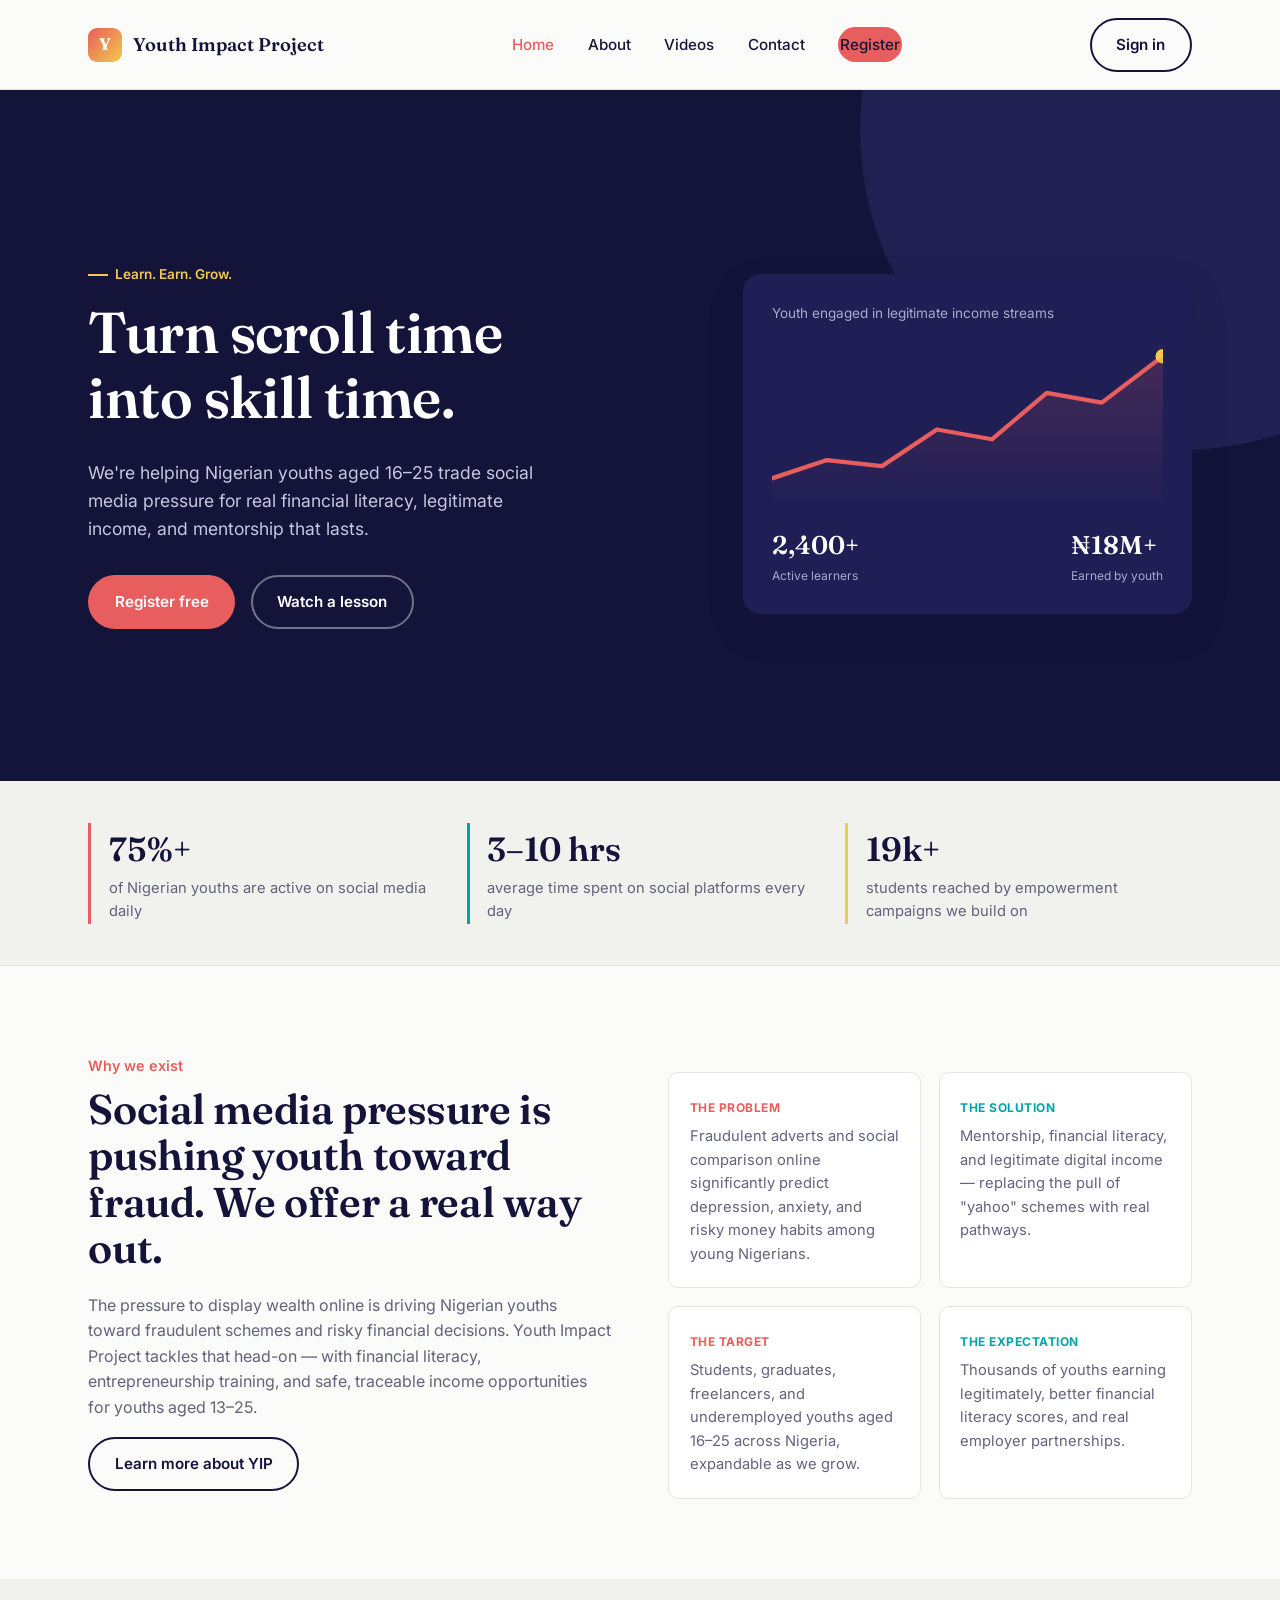
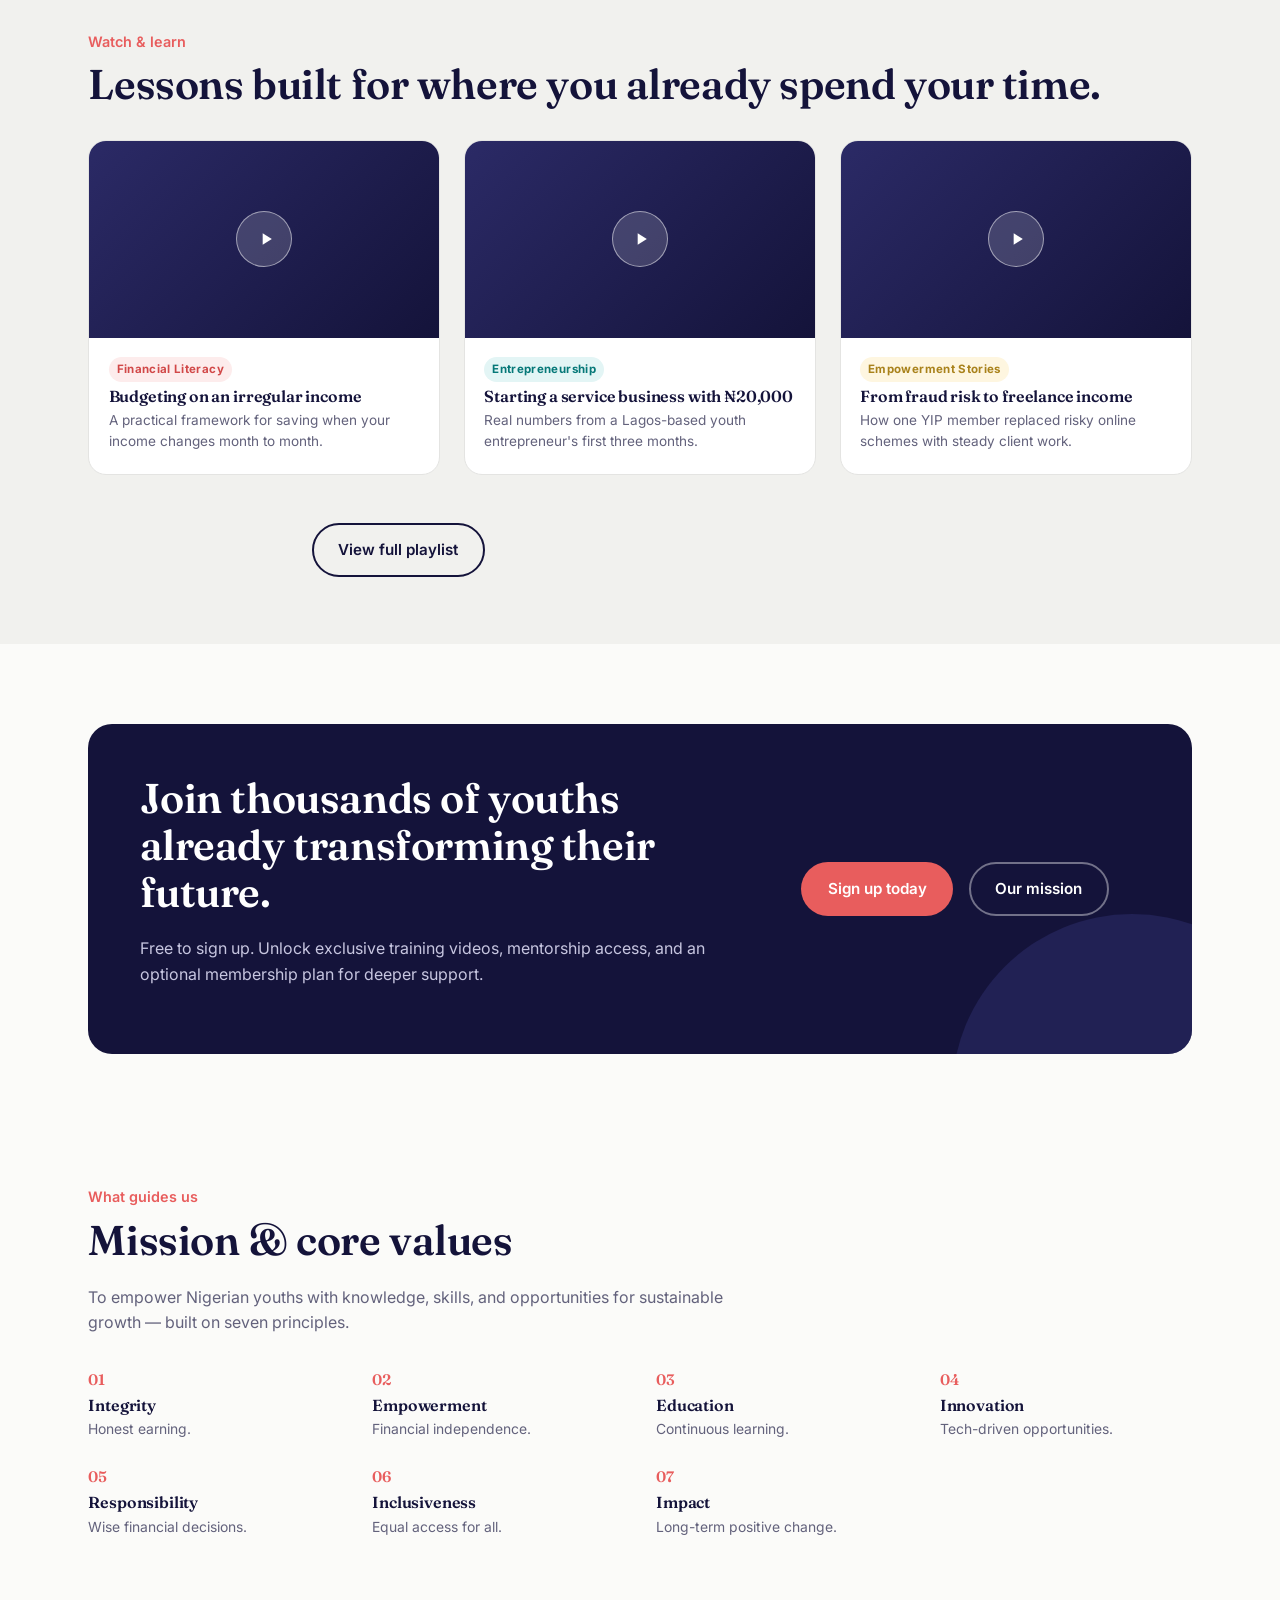
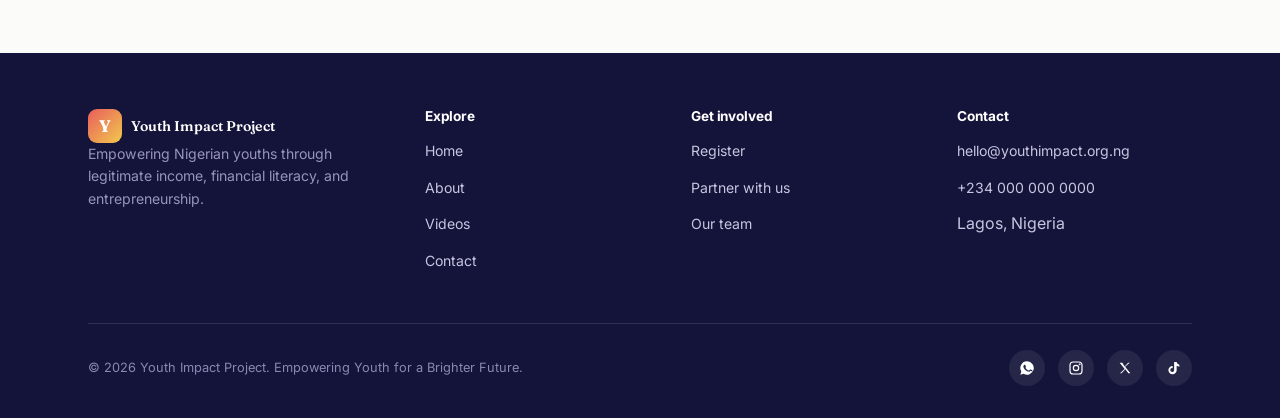
<file: index.html>
<!DOCTYPE html>
<html lang="en">
<head>
<meta charset="UTF-8">
<meta name="viewport" content="width=device-width, initial-scale=1.0">
<title>Youth Impact Project — Learn, Earn, Grow</title>
<meta name="description" content="Youth Impact Project empowers Nigerian youths aged 16–25 with legitimate income opportunities, financial literacy, and entrepreneurship training.">
<link rel="stylesheet" href="styles/style.css">
</head>
<body>

<header class="site-header">
  <nav class="nav">
    <a href="index.html" class="brand">
      <span class="brand-mark">Y</span> Youth Impact Project
    </a>
    <ul class="nav-links">
      <li><a href="index.html" class="active">Home</a></li>
      <li><a href="asset/about.html">About</a></li>
      <li><a href="asset/videos.html">Videos</a></li>
      <li><a href="asset/contact.html">Contact</a></li>
      <li><a href="asset/register.html" class="btn btn-coral">Register</a></li>
    </ul>
    <div class="nav-cta">
      <a href="asset/register.html" class="btn btn-outline-dark">Sign in</a>
      <button class="nav-toggle" aria-label="Toggle menu" aria-expanded="false"><span></span></button>
    </div>
  </nav>
</header>

<!-- HERO -->
<section class="hero">
  <div class="hero-inner">
    <div>
      <span class="eyebrow">Learn. Earn. Grow.</span>
      <h1>Turn scroll time into skill time.</h1>
      <p class="lede">We're helping Nigerian youths aged 16–25 trade social media pressure for real financial literacy, legitimate income, and mentorship that lasts.</p>
      <div class="hero-actions">
        <a href="asset/register.html" class="btn btn-coral">Register free</a>
        <a href="asset/videos.html" class="btn btn-outline-light">Watch a lesson</a>
      </div>
    </div>

    <div class="trend-card">
      <div class="trend-label">Youth engaged in legitimate income streams</div>
      <svg viewBox="0 0 320 130" fill="none" xmlns="http://www.w3.org/2000/svg">
        <polyline points="0,110 45,95 90,100 135,70 180,78 225,40 270,48 320,10"
          stroke="#E85D5D" stroke-width="3.5" stroke-linecap="round" stroke-linejoin="round"/>
        <circle cx="320" cy="10" r="6" fill="#F2C94C"/>
        <polyline points="0,110 45,95 90,100 135,70 180,78 225,40 270,48 320,10 320,130 0,130"
          fill="url(#g1)" opacity="0.18" stroke="none"/>
        <defs>
          <linearGradient id="g1" x1="0" y1="0" x2="0" y2="1">
            <stop offset="0%" stop-color="#E85D5D"/>
            <stop offset="100%" stop-color="#E85D5D" stop-opacity="0"/>
          </linearGradient>
        </defs>
      </svg>
      <div class="trend-stats">
        <div><div class="num">2,400+</div><div class="lbl">Active learners</div></div>
        <div><div class="num">₦18M+</div><div class="lbl">Earned by youth</div></div>
      </div>
    </div>
  </div>
</section>

<!-- STAT STRIP -->
<div class="stat-strip">
  <div class="container">
    <div class="stat">
      <div class="num" data-count-to="75" data-suffix="%+">0%</div>
      <div class="lbl">of Nigerian youths are active on social media daily</div>
    </div>
    <div class="stat">
      <div class="num">3–10 hrs</div>
      <div class="lbl">average time spent on social platforms every day</div>
    </div>
    <div class="stat">
      <div class="num" data-count-to="19" data-suffix="k+">0</div>
      <div class="lbl">students reached by empowerment campaigns we build on</div>
    </div>
  </div>
</div>

<!-- ABOUT PREVIEW -->
<section>
  <div class="container two-col">
    <div>
      <span class="kicker">Why we exist</span>
      <h2>Social media pressure is pushing youth toward fraud. We offer a real way out.</h2>
      <p>The pressure to display wealth online is driving Nigerian youths toward fraudulent schemes and risky financial decisions. Youth Impact Project tackles that head-on — with financial literacy, entrepreneurship training, and safe, traceable income opportunities for youths aged 13–25.</p>
      <a href="asset/about.html" class="btn btn-outline-dark">Learn more about YIP</a>
    </div>
    <div class="ps-grid">
      <div class="ps-card problem">
        <span class="tag">THE PROBLEM</span>
        <p>Fraudulent adverts and social comparison online significantly predict depression, anxiety, and risky money habits among young Nigerians.</p>
      </div>
      <div class="ps-card solution">
        <span class="tag">THE SOLUTION</span>
        <p>Mentorship, financial literacy, and legitimate digital income — replacing the pull of "yahoo" schemes with real pathways.</p>
      </div>
      <div class="ps-card problem">
        <span class="tag">THE TARGET</span>
        <p>Students, graduates, freelancers, and underemployed youths aged 16–25 across Nigeria, expandable as we grow.</p>
      </div>
      <div class="ps-card solution">
        <span class="tag">THE EXPECTATION</span>
        <p>Thousands of youths earning legitimately, better financial literacy scores, and real employer partnerships.</p>
      </div>
    </div>
  </div>
</section>

<!-- VIDEO PREVIEW -->
<section class="section-tight" style="background:var(--paper-dim);">
  <div class="container">
    <span class="kicker">Watch & learn</span>
    <h2>Lessons built for where you already spend your time.</h2>
    <div class="video-grid">
      <div class="video-card">
        <div class="video-thumb">
          <div class="play-btn"><svg viewBox="0 0 24 24" fill="white"><path d="M8 5v14l11-7z"/></svg></div>
        </div>
        <div class="video-meta">
          <span class="video-cat cat-literacy">Financial Literacy</span>
          <h3>Budgeting on an irregular income</h3>
          <p>A practical framework for saving when your income changes month to month.</p>
        </div>
      </div>
      <div class="video-card">
        <div class="video-thumb">
          <div class="play-btn"><svg viewBox="0 0 24 24" fill="white"><path d="M8 5v14l11-7z"/></svg></div>
        </div>
        <div class="video-meta">
          <span class="video-cat cat-entrepreneurship">Entrepreneurship</span>
          <h3>Starting a service business with ₦20,000</h3>
          <p>Real numbers from a Lagos-based youth entrepreneur's first three months.</p>
        </div>
      </div>
      <div class="video-card">
        <div class="video-thumb">
          <div class="play-btn"><svg viewBox="0 0 24 24" fill="white"><path d="M8 5v14l11-7z"/></svg></div>
        </div>
        <div class="video-meta">
          <span class="video-cat cat-empowerment">Empowerment Stories</span>
          <h3>From fraud risk to freelance income</h3>
          <p>How one YIP member replaced risky online schemes with steady client work.</p>
        </div>
      </div>
    </div>
    <p class="text-center mt-lg"><a href="asset/videos.html" class="btn btn-outline-dark">View full playlist</a></p>
  </div>
</section>

<!-- REGISTRATION CTA -->
<section>
  <div class="container">
    <div class="cta-banner">
      <div>
        <h2>Join thousands of youths already transforming their future.</h2>
        <p>Free to sign up. Unlock exclusive training videos, mentorship access, and an optional membership plan for deeper support.</p>
      </div>
      <div class="actions">
        <a href="asset/register.html" class="btn btn-coral">Sign up today</a>
        <a href="asset/about.html" class="btn btn-outline-light">Our mission</a>
      </div>
    </div>
  </div>
</section>

<!-- MISSION & VALUES -->
<section class="section-tight">
  <div class="container">
    <span class="kicker">What guides us</span>
    <h2>Mission & core values</h2>
    <p class="narrow">To empower Nigerian youths with knowledge, skills, and opportunities for sustainable growth — built on seven principles.</p>
    <div class="values-row">
      <div class="value-item"><span class="num">01</span><h3>Integrity</h3><p>Honest earning.</p></div>
      <div class="value-item"><span class="num">02</span><h3>Empowerment</h3><p>Financial independence.</p></div>
      <div class="value-item"><span class="num">03</span><h3>Education</h3><p>Continuous learning.</p></div>
      <div class="value-item"><span class="num">04</span><h3>Innovation</h3><p>Tech-driven opportunities.</p></div>
      <div class="value-item"><span class="num">05</span><h3>Responsibility</h3><p>Wise financial decisions.</p></div>
      <div class="value-item"><span class="num">06</span><h3>Inclusiveness</h3><p>Equal access for all.</p></div>
      <div class="value-item"><span class="num">07</span><h3>Impact</h3><p>Long-term positive change.</p></div>
    </div>
  </div>
</section>

<footer class="site-footer">
  <div class="container">
    <div class="footer-grid">
      <div class="footer-brand">
        <a href="index.html" class="brand" style="color:#fff;"><span class="brand-mark">Y</span> Youth Impact Project</a>
        <p>Empowering Nigerian youths through legitimate income, financial literacy, and entrepreneurship.</p>
      </div>
      <div>
        <h4>Explore</h4>
        <ul>
          <li><a href="index.html">Home</a></li>
          <li><a href="asset/about.html">About</a></li>
          <li><a href="asset/videos.html">Videos</a></li>
          <li><a href="asset/contact.html">Contact</a></li>
        </ul>
      </div>
      <div>
        <h4>Get involved</h4>
        <ul>
          <li><a href="asset/register.html">Register</a></li>
          <li><a href="asset/contact.html">Partner with us</a></li>
          <li><a href="asset/about.html#team">Our team</a></li>
        </ul>
      </div>
      <div>
        <h4>Contact</h4>
        <ul>
          <li><a href="mailto:hello@youthimpact.org.ng">hello@youthimpact.org.ng</a></li>
          <li><a href="tel:+2340000000000">+234 000 000 0000</a></li>
          <li>Lagos, Nigeria</li>
        </ul>
      </div>
    </div>
    <div class="footer-bottom">
      <span>&copy; 2026 Youth Impact Project. Empowering Youth for a Brighter Future.</span>
      <div class="social-links">
        <a href="#" aria-label="WhatsApp"><svg viewBox="0 0 24 24" fill="currentColor"><path d="M12 2a10 10 0 00-8.5 15.2L2 22l4.9-1.5A10 10 0 1012 2zm5.4 14.2c-.2.6-1.3 1.2-1.8 1.3-.5.1-1 .1-1.7-.1-.4-.1-.9-.3-1.6-.6-2.7-1.2-4.5-4-4.6-4.2-.1-.2-1.1-1.5-1.1-2.8 0-1.3.7-2 1-2.2.3-.3.6-.3.8-.3h.6c.2 0 .4 0 .6.5.2.6.7 1.9.8 2 .1.2.1.4 0 .6-.1.2-.2.4-.4.6-.2.2-.4.4-.2.8.2.4.9 1.5 2 2.4 1.3 1.2 2.4 1.5 2.8 1.7.4.2.6.1.8-.1.2-.2.9-1 1.1-1.4.2-.4.5-.3.8-.2.3.1 2 .9 2.3 1.1.3.2.5.3.6.4.1.2.1.9-.2 1.5z"/></svg></a>
        <a href="#" aria-label="Instagram"><svg viewBox="0 0 24 24" fill="none" stroke="currentColor" stroke-width="1.8"><rect x="3" y="3" width="18" height="18" rx="5"/><circle cx="12" cy="12" r="4"/><circle cx="17.5" cy="6.5" r="0.5" fill="currentColor"/></svg></a>
        <a href="#" aria-label="X"><svg viewBox="0 0 24 24" fill="currentColor"><path d="M4 4l7.5 9.5L4.5 20h2.2l5.9-6.3L17 20h3l-7.8-9.9L19 4h-2.2l-5.4 5.8L8 4H4z"/></svg></a>
        <a href="#" aria-label="TikTok"><svg viewBox="0 0 24 24" fill="currentColor"><path d="M16 3c.4 2 1.8 3.6 4 4v3c-1.5 0-2.9-.4-4-1.2v6.4A6.2 6.2 0 1110 9v3.2a2.9 2.9 0 102.2 2.8V3H16z"/></svg></a>
      </div>
    </div>
  </div>
</footer>

<script src="scripts/main.js"></script>
</body>
</html>
</file>
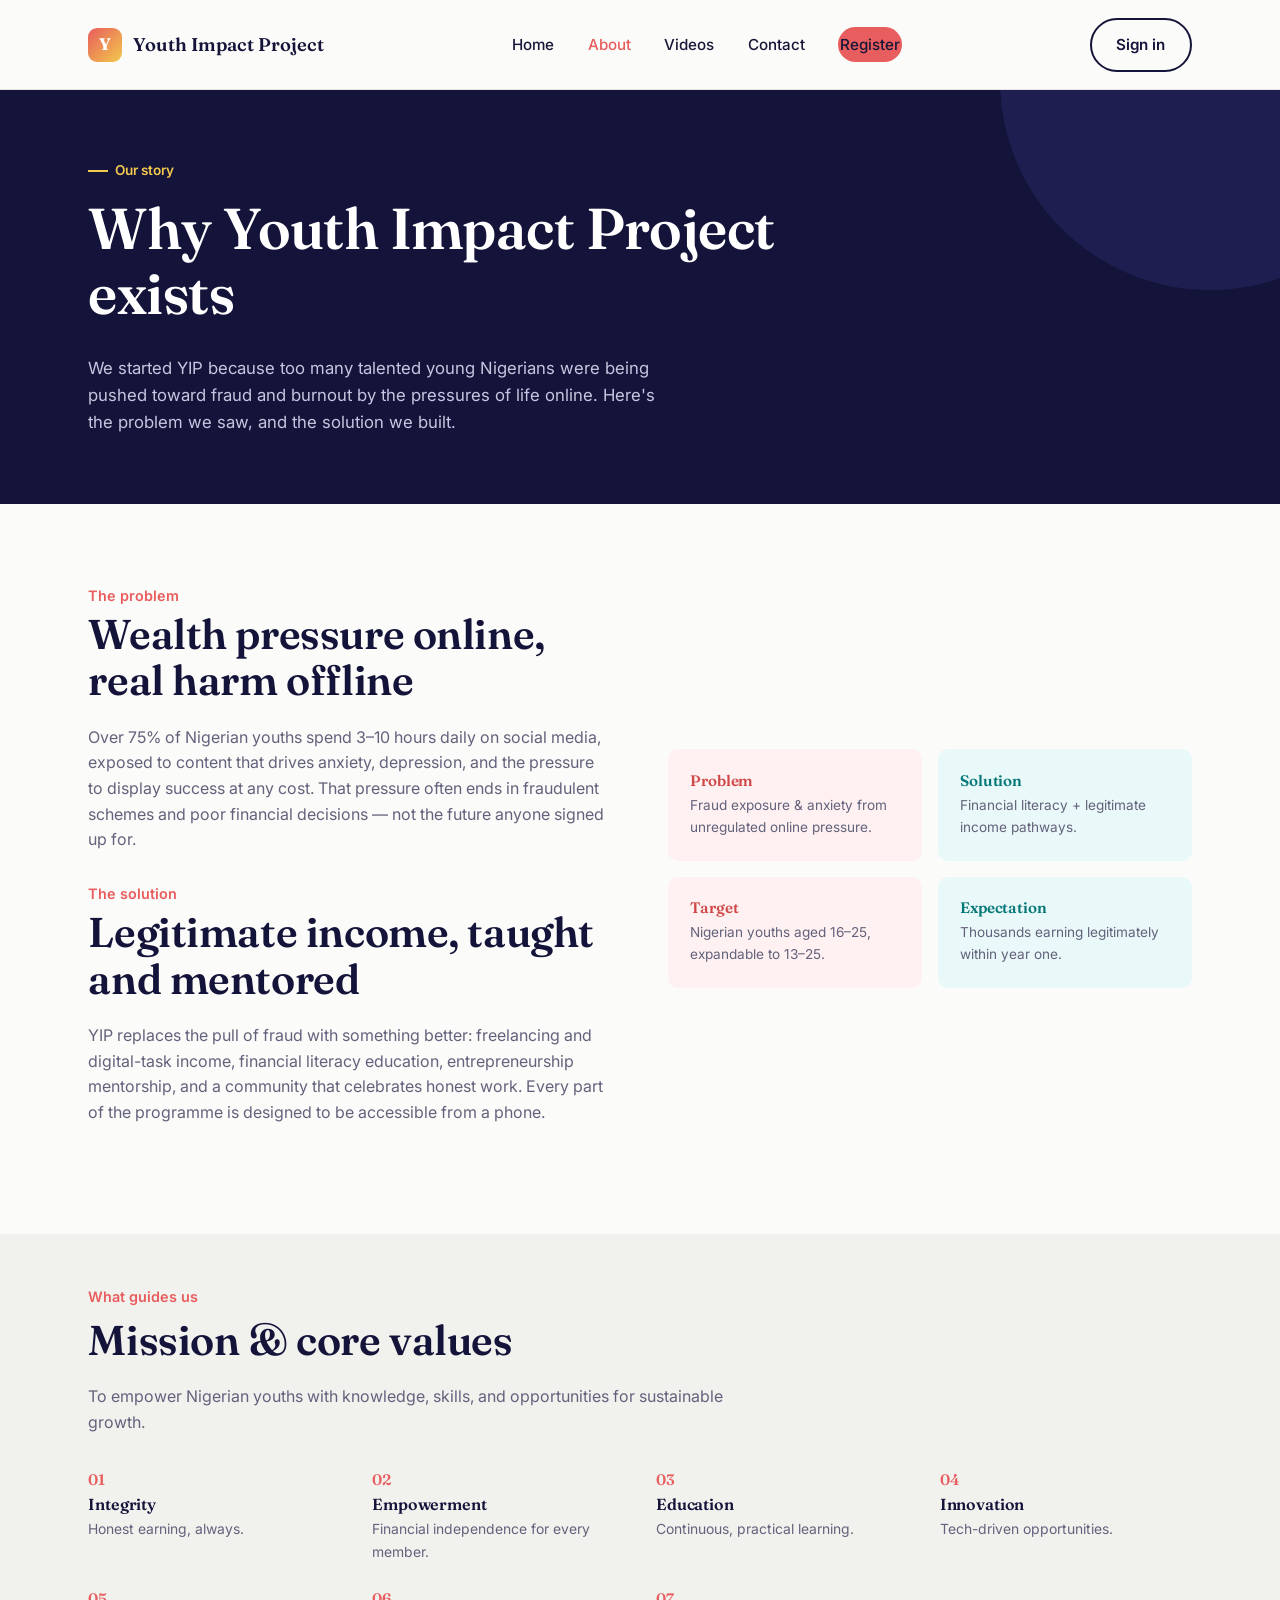
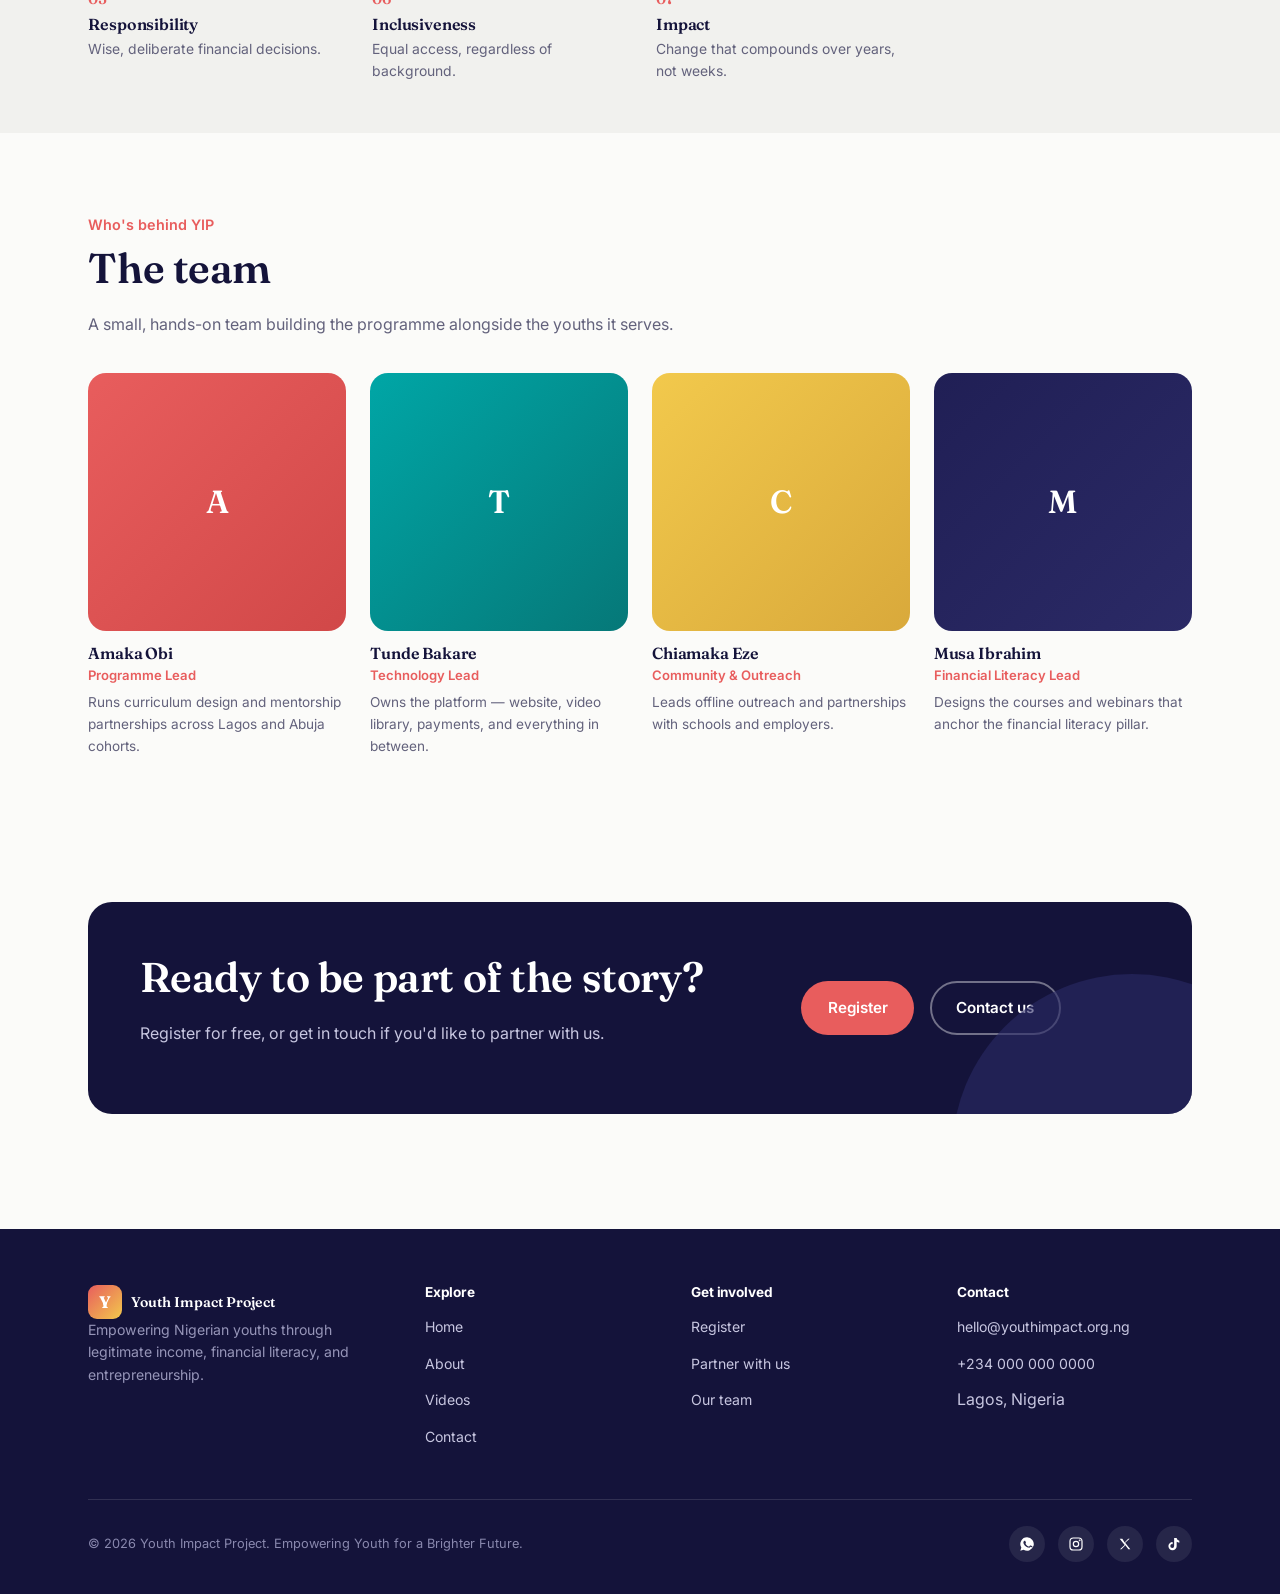
<file: asset/about.html>
<!DOCTYPE html>
<html lang="en">
<head>
<meta charset="UTF-8">
<meta name="viewport" content="width=device-width, initial-scale=1.0">
<title>About — Youth Impact Project</title>
<meta name="description" content="Learn about the Youth Impact Project's mission, story, and the team building financial futures for Nigerian youth.">
<link rel="stylesheet" href="../styles/style.css">
</head>
<body>

<header class="site-header">
  <nav class="nav">
    <a href="../index.html" class="brand"><span class="brand-mark">Y</span> Youth Impact Project</a>
    <ul class="nav-links">
      <li><a href="../index.html">Home</a></li>
      <li><a href="about.html" class="active">About</a></li>
      <li><a href="videos.html">Videos</a></li>
      <li><a href="contact.html">Contact</a></li>
      <li><a href="register.html" class="btn btn-coral">Register</a></li>
    </ul>
    <div class="nav-cta">
      <a href="register.html" class="btn btn-outline-dark">Sign in</a>
      <button class="nav-toggle" aria-label="Toggle menu" aria-expanded="false"><span></span></button>
    </div>
  </nav>
</header>

<section class="page-hero">
  <div class="container">
    <span class="eyebrow">Our story</span>
    <h1>Why Youth Impact Project exists</h1>
    <p>We started YIP because too many talented young Nigerians were being pushed toward fraud and burnout by the pressures of life online. Here's the problem we saw, and the solution we built.</p>
</section>

<section>
  <div class="container two-col">
    <div>
      <div class="story-block">
        <span class="kicker">The problem</span>
        <h2>Wealth pressure online, real harm offline</h2>
        <p>Over 75% of Nigerian youths spend 3–10 hours daily on social media, exposed to content that drives anxiety, depression, and the pressure to display success at any cost. That pressure often ends in fraudulent schemes and poor financial decisions — not the future anyone signed up for.</p>
      </div>
      <div class="story-block">
        <span class="kicker">The solution</span>
        <h2>Legitimate income, taught and mentored</h2>
        <p>YIP replaces the pull of fraud with something better: freelancing and digital-task income, financial literacy education, entrepreneurship mentorship, and a community that celebrates honest work. Every part of the programme is designed to be accessible from a phone.</p>
      </div>
    </div>
    <div class="infographic">
      <div class="info-box problem">
        <h4>Problem</h4>
        <p>Fraud exposure & anxiety from unregulated online pressure.</p>
      </div>
      <div class="info-box solution">
        <h4>Solution</h4>
        <p>Financial literacy + legitimate income pathways.</p>
      </div>
      <div class="info-box problem">
        <h4>Target</h4>
        <p>Nigerian youths aged 16–25, expandable to 13–25.</p>
      </div>
      <div class="info-box solution">
        <h4>Expectation</h4>
        <p>Thousands earning legitimately within year one.</p>
      </div>
    </div>
  </div>
</section>

<section class="section-tight" style="background:var(--paper-dim);">
  <div class="container">
    <span class="kicker">What guides us</span>
    <h2>Mission & core values</h2>
    <p class="narrow">To empower Nigerian youths with knowledge, skills, and opportunities for sustainable growth.</p>
    <div class="values-row">
      <div class="value-item"><span class="num">01</span><h3>Integrity</h3><p>Honest earning, always.</p></div>
      <div class="value-item"><span class="num">02</span><h3>Empowerment</h3><p>Financial independence for every member.</p></div>
      <div class="value-item"><span class="num">03</span><h3>Education</h3><p>Continuous, practical learning.</p></div>
      <div class="value-item"><span class="num">04</span><h3>Innovation</h3><p>Tech-driven opportunities.</p></div>
      <div class="value-item"><span class="num">05</span><h3>Responsibility</h3><p>Wise, deliberate financial decisions.</p></div>
      <div class="value-item"><span class="num">06</span><h3>Inclusiveness</h3><p>Equal access, regardless of background.</p></div>
      <div class="value-item"><span class="num">07</span><h3>Impact</h3><p>Change that compounds over years, not weeks.</p></div>
    </div>
  </div>
</section>

<section id="team">
  <div class="container">
    <span class="kicker">Who's behind YIP</span>
    <h2>The team</h2>
    <p class="narrow">A small, hands-on team building the programme alongside the youths it serves.</p>
    <div class="team-grid">
      <div class="team-card">
        <div class="avatar" style="background:linear-gradient(135deg,#E85D5D,#D14848);">A</div>
        <h3>Amaka Obi</h3>
        <div class="role">Programme Lead</div>
        <p>Runs curriculum design and mentorship partnerships across Lagos and Abuja cohorts.</p>
      </div>
      <div class="team-card">
        <div class="avatar" style="background:linear-gradient(135deg,#00A6A6,#067878);">T</div>
        <h3>Tunde Bakare</h3>
        <div class="role">Technology Lead</div>
        <p>Owns the platform — website, video library, payments, and everything in between.</p>
      </div>
      <div class="team-card">
        <div class="avatar" style="background:linear-gradient(135deg,#F2C94C,#D9A93B);">C</div>
        <h3>Chiamaka Eze</h3>
        <div class="role">Community & Outreach</div>
        <p>Leads offline outreach and partnerships with schools and employers.</p>
      </div>
      <div class="team-card">
        <div class="avatar" style="background:linear-gradient(135deg,#201F55,#2B2A66);">M</div>
        <h3>Musa Ibrahim</h3>
        <div class="role">Financial Literacy Lead</div>
        <p>Designs the courses and webinars that anchor the financial literacy pillar.</p>
      </div>
    </div>
  </div>
</section>

<section class="section-tight">
  <div class="container">
    <div class="cta-banner">
      <div>
        <h2>Ready to be part of the story?</h2>
        <p>Register for free, or get in touch if you'd like to partner with us.</p>
      </div>
      <div class="actions">
        <a href="register.html" class="btn btn-coral">Register</a>
        <a href="contact.html" class="btn btn-outline-light">Contact us</a>
      </div>
    </div>
  </div>
</section>

<footer class="site-footer">
  <div class="container">
    <div class="footer-grid">
      <div class="footer-brand">
        <a href="../index.html" class="brand" style="color:#fff;"><span class="brand-mark">Y</span> Youth Impact Project</a>
        <p>Empowering Nigerian youths through legitimate income, financial literacy, and entrepreneurship.</p>
      </div>
      <div>
        <h4>Explore</h4>
        <ul>
          <li><a href="../index.html">Home</a></li>
          <li><a href="about.html">About</a></li>
          <li><a href="videos.html">Videos</a></li>
          <li><a href="contact.html">Contact</a></li>
        </ul>
      </div>
      <div>
        <h4>Get involved</h4>
        <ul>
          <li><a href="register.html">Register</a></li>
          <li><a href="contact.html">Partner with us</a></li>
          <li><a href="about.html#team">Our team</a></li>
        </ul>
      </div>
      <div>
        <h4>Contact</h4>
        <ul>
          <li><a href="mailto:hello@youthimpact.org.ng">hello@youthimpact.org.ng</a></li>
          <li><a href="tel:+2340000000000">+234 000 000 0000</a></li>
          <li>Lagos, Nigeria</li>
        </ul>
      </div>
    </div>
    <div class="footer-bottom">
      <span>&copy; 2026 Youth Impact Project. Empowering Youth for a Brighter Future.</span>
      <div class="social-links">
        <a href="#" aria-label="WhatsApp"><svg viewBox="0 0 24 24" fill="currentColor"><path d="M12 2a10 10 0 00-8.5 15.2L2 22l4.9-1.5A10 10 0 1012 2zm5.4 14.2c-.2.6-1.3 1.2-1.8 1.3-.5.1-1 .1-1.7-.1-.4-.1-.9-.3-1.6-.6-2.7-1.2-4.5-4-4.6-4.2-.1-.2-1.1-1.5-1.1-2.8 0-1.3.7-2 1-2.2.3-.3.6-.3.8-.3h.6c.2 0 .4 0 .6.5.2.6.7 1.9.8 2 .1.2.1.4 0 .6-.1.2-.2.4-.4.6-.2.2-.4.4-.2.8.2.4.9 1.5 2 2.4 1.3 1.2 2.4 1.5 2.8 1.7.4.2.6.1.8-.1.2-.2.9-1 1.1-1.4.2-.4.5-.3.8-.2.3.1 2 .9 2.3 1.1.3.2.5.3.6.4.1.2.1.9-.2 1.5z"/></svg></a>
        <a href="#" aria-label="Instagram"><svg viewBox="0 0 24 24" fill="none" stroke="currentColor" stroke-width="1.8"><rect x="3" y="3" width="18" height="18" rx="5"/><circle cx="12" cy="12" r="4"/><circle cx="17.5" cy="6.5" r="0.5" fill="currentColor"/></svg></a>
        <a href="#" aria-label="X"><svg viewBox="0 0 24 24" fill="currentColor"><path d="M4 4l7.5 9.5L4.5 20h2.2l5.9-6.3L17 20h3l-7.8-9.9L19 4h-2.2l-5.4 5.8L8 4H4z"/></svg></a>
        <a href="#" aria-label="TikTok"><svg viewBox="0 0 24 24" fill="currentColor"><path d="M16 3c.4 2 1.8 3.6 4 4v3c-1.5 0-2.9-.4-4-1.2v6.4A6.2 6.2 0 1110 9v3.2a2.9 2.9 0 102.2 2.8V3H16z"/></svg></a>
      </div>
    </div>
  </div>
</footer>

<script src="../scripts/main.js"></script>
</body>
</html>
</file>
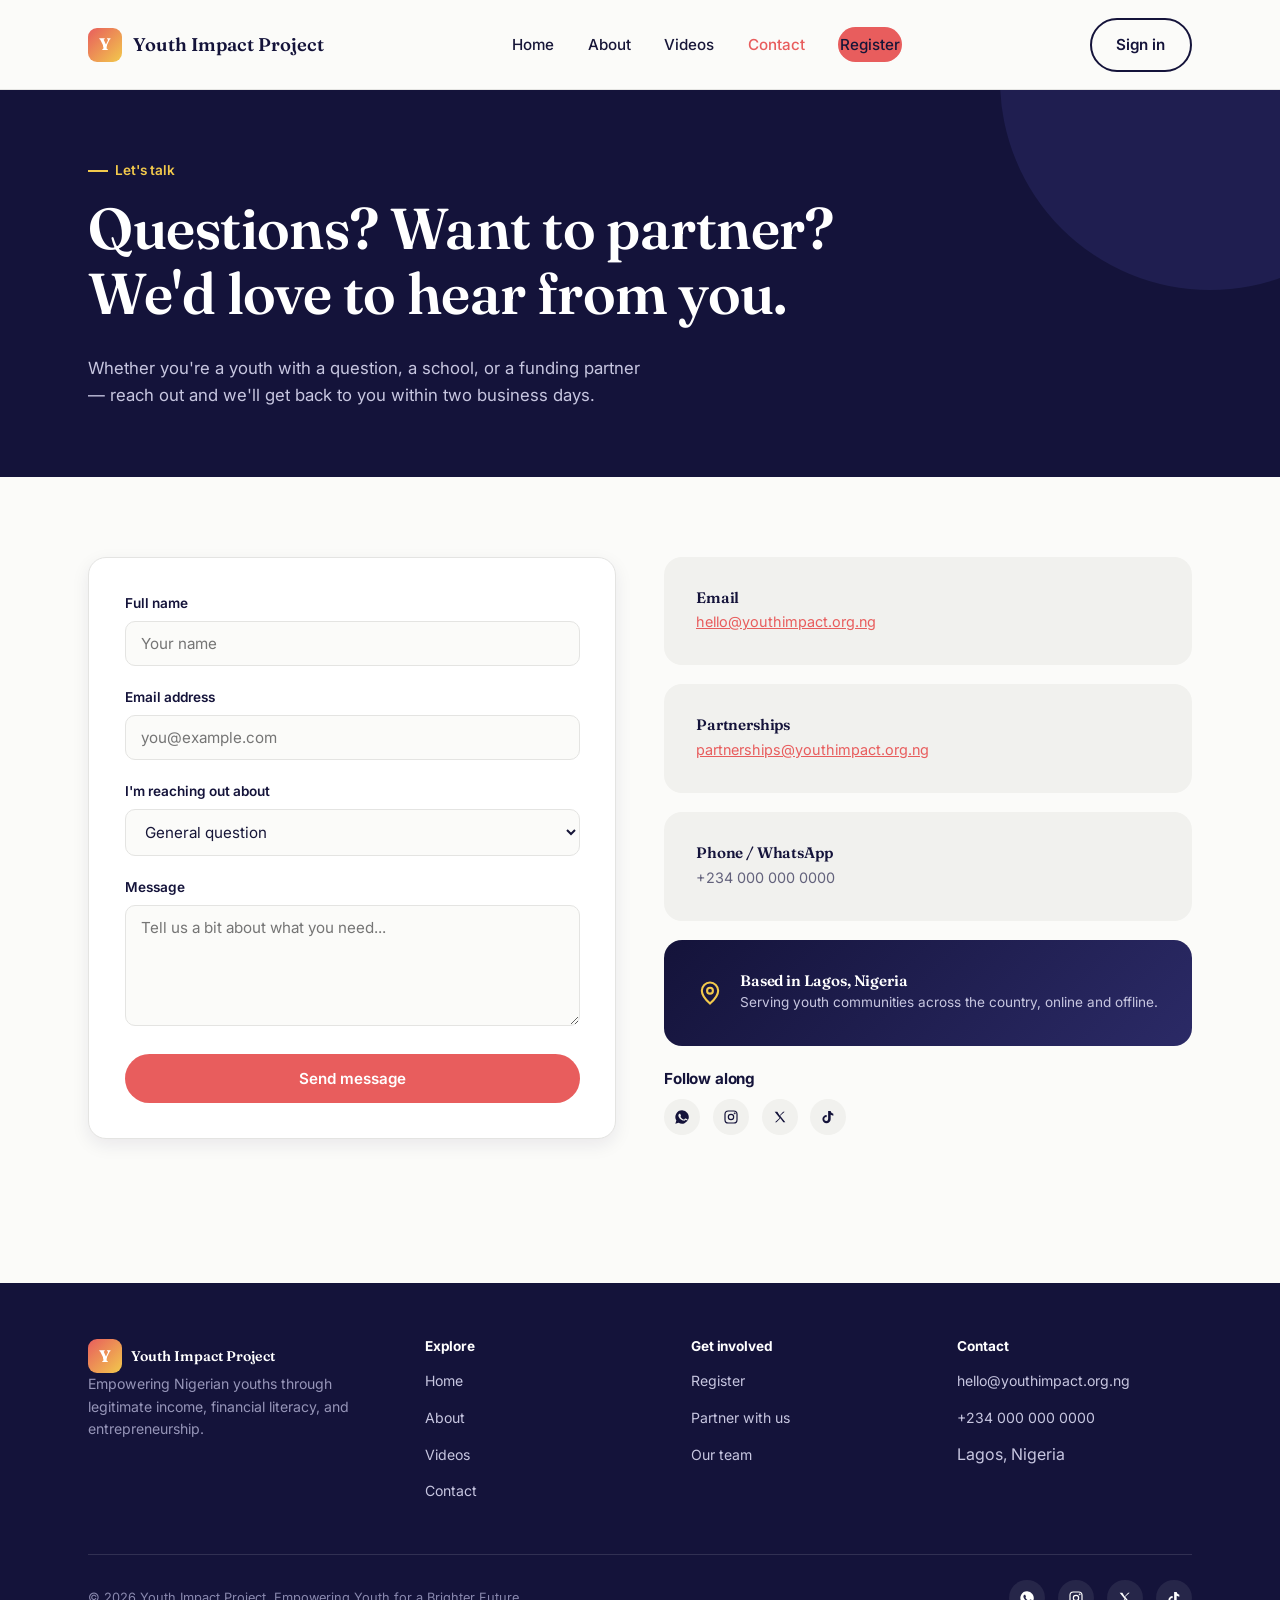
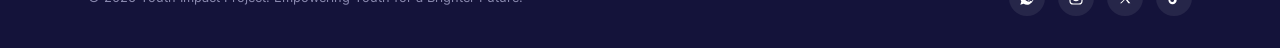
<file: asset/contact.html>
<!DOCTYPE html>
<html lang="en">
<head>
<meta charset="UTF-8">
<meta name="viewport" content="width=device-width, initial-scale=1.0">
<title>Contact — Youth Impact Project</title>
<meta name="description" content="Get in touch with the Youth Impact Project — questions, partnerships, and community.">
<link rel="stylesheet" href="../styles/style.css">
</head>
<body>

<header class="site-header">
  <nav class="nav">
    <a href="../index.html" class="brand"><span class="brand-mark">Y</span> Youth Impact Project</a>
    <ul class="nav-links">
      <li><a href="../index.html">Home</a></li>
      <li><a href="about.html">About</a></li>
      <li><a href="videos.html">Videos</a></li>
      <li><a href="contact.html" class="active">Contact</a></li>
      <li><a href="register.html" class="btn btn-coral">Register</a></li>
    </ul>
    <div class="nav-cta">
      <a href="register.html" class="btn btn-outline-dark">Sign in</a>
      <button class="nav-toggle" aria-label="Toggle menu" aria-expanded="false"><span></span></button>
    </div>
  </nav>
</header>

<section class="page-hero">
  <div class="container">
    <span class="eyebrow">Let's talk</span>
    <h1>Questions? Want to partner? We'd love to hear from you.</h1>
    <p>Whether you're a youth with a question, a school, or a funding partner — reach out and we'll get back to you within two business days.</p>
</section>

<section>
  <div class="container">
    <div class="contact-grid">

      <div>
        <div class="form-card">
          <form data-demo-form>
            <div class="field">
              <label for="cname">Full name</label>
              <input type="text" id="cname" name="cname" placeholder="Your name" required>
            </div>
            <div class="field">
              <label for="cemail">Email address</label>
              <input type="email" id="cemail" name="cemail" placeholder="you@example.com" required>
            </div>
            <div class="field">
              <label for="ctopic">I'm reaching out about</label>
              <select id="ctopic" name="ctopic">
                <option>General question</option>
                <option>Partnership or funding</option>
                <option>Mentorship</option>
                <option>Media / press</option>
                <option>Something else</option>
              </select>
            </div>
            <div class="field">
              <label for="cmessage">Message</label>
              <textarea id="cmessage" name="cmessage" rows="5" placeholder="Tell us a bit about what you need..." required></textarea>
            </div>
            <button type="submit" class="btn btn-coral" style="width:100%; justify-content:center;">Send message</button>
          </form>
          <div class="form-success">
            <div class="icon-circle" style="background:var(--aqua); width:64px; height:64px; margin-bottom:1rem;">
              <svg viewBox="0 0 24 24" fill="none" stroke="white" stroke-width="2.4"><path d="M20 6L9 17l-5-5"/></svg>
            </div>
            <h3>Message sent</h3>
            <p>Thanks for reaching out — this is a demo submission and no message was actually sent yet.</p>
          </div>
        </div>
      </div>

      <div>
        <div class="contact-info-card">
          <h4>Email</h4>
          <p><a href="mailto:hello@youthimpact.org.ng" style="color:var(--coral);">hello@youthimpact.org.ng</a></p>
        </div>
        <div class="contact-info-card">
          <h4>Partnerships</h4>
          <p><a href="mailto:partnerships@youthimpact.org.ng" style="color:var(--coral);">partnerships@youthimpact.org.ng</a></p>
        </div>
        <div class="contact-info-card">
          <h4>Phone / WhatsApp</h4>
          <p>+234 000 000 0000</p>
        </div>

        <div class="location-card">
          <svg viewBox="0 0 24 24" fill="none" stroke="currentColor" stroke-width="1.8"><path d="M12 21s-7-6.2-7-11a7 7 0 0114 0c0 4.8-7 11-7 11z"/><circle cx="12" cy="10" r="2.5"/></svg>
          <div>
            <h4>Based in Lagos, Nigeria</h4>
            <p>Serving youth communities across the country, online and offline.</p>
          </div>
        </div>

        <div style="margin-top:1.5rem;">
          <h4 style="font-family:'Inter',sans-serif; font-weight:700; font-size:0.95rem; color:var(--navy); margin-bottom:0.8em;">Follow along</h4>
          <div class="social-links" style="justify-content:flex-start;">
            <a href="#" aria-label="WhatsApp" style="background:var(--paper-dim);"><svg viewBox="0 0 24 24" fill="#14133A"><path d="M12 2a10 10 0 00-8.5 15.2L2 22l4.9-1.5A10 10 0 1012 2zm5.4 14.2c-.2.6-1.3 1.2-1.8 1.3-.5.1-1 .1-1.7-.1-.4-.1-.9-.3-1.6-.6-2.7-1.2-4.5-4-4.6-4.2-.1-.2-1.1-1.5-1.1-2.8 0-1.3.7-2 1-2.2.3-.3.6-.3.8-.3h.6c.2 0 .4 0 .6.5.2.6.7 1.9.8 2 .1.2.1.4 0 .6-.1.2-.2.4-.4.6-.2.2-.4.4-.2.8.2.4.9 1.5 2 2.4 1.3 1.2 2.4 1.5 2.8 1.7.4.2.6.1.8-.1.2-.2.9-1 1.1-1.4.2-.4.5-.3.8-.2.3.1 2 .9 2.3 1.1.3.2.5.3.6.4.1.2.1.9-.2 1.5z"/></svg></a>
            <a href="#" aria-label="Instagram" style="background:var(--paper-dim);"><svg viewBox="0 0 24 24" fill="none" stroke="#14133A" stroke-width="1.8"><rect x="3" y="3" width="18" height="18" rx="5"/><circle cx="12" cy="12" r="4"/><circle cx="17.5" cy="6.5" r="0.5" fill="#14133A"/></svg></a>
            <a href="#" aria-label="X" style="background:var(--paper-dim);"><svg viewBox="0 0 24 24" fill="#14133A"><path d="M4 4l7.5 9.5L4.5 20h2.2l5.9-6.3L17 20h3l-7.8-9.9L19 4h-2.2l-5.4 5.8L8 4H4z"/></svg></a>
            <a href="#" aria-label="TikTok" style="background:var(--paper-dim);"><svg viewBox="0 0 24 24" fill="#14133A"><path d="M16 3c.4 2 1.8 3.6 4 4v3c-1.5 0-2.9-.4-4-1.2v6.4A6.2 6.2 0 1110 9v3.2a2.9 2.9 0 102.2 2.8V3H16z"/></svg></a>
          </div>
        </div>
      </div>

    </div>
  </div>
</section>

<footer class="site-footer">
  <div class="container">
    <div class="footer-grid">
      <div class="footer-brand">
        <a href="../index.html" class="brand" style="color:#fff;"><span class="brand-mark">Y</span> Youth Impact Project</a>
        <p>Empowering Nigerian youths through legitimate income, financial literacy, and entrepreneurship.</p>
      </div>
      <div>
        <h4>Explore</h4>
        <ul>
          <li><a href="../index.html">Home</a></li>
          <li><a href="about.html">About</a></li>
          <li><a href="videos.html">Videos</a></li>
          <li><a href="contact.html">Contact</a></li>
        </ul>
      </div>
      <div>
        <h4>Get involved</h4>
        <ul>
          <li><a href="register.html">Register</a></li>
          <li><a href="contact.html">Partner with us</a></li>
          <li><a href="about.html#team">Our team</a></li>
        </ul>
      </div>
      <div>
        <h4>Contact</h4>
        <ul>
          <li><a href="mailto:hello@youthimpact.org.ng">hello@youthimpact.org.ng</a></li>
          <li><a href="tel:+2340000000000">+234 000 000 0000</a></li>
          <li>Lagos, Nigeria</li>
        </ul>
      </div>
    </div>
    <div class="footer-bottom">
      <span>&copy; 2026 Youth Impact Project. Empowering Youth for a Brighter Future.</span>
      <div class="social-links">
        <a href="#" aria-label="WhatsApp"><svg viewBox="0 0 24 24" fill="currentColor"><path d="M12 2a10 10 0 00-8.5 15.2L2 22l4.9-1.5A10 10 0 1012 2zm5.4 14.2c-.2.6-1.3 1.2-1.8 1.3-.5.1-1 .1-1.7-.1-.4-.1-.9-.3-1.6-.6-2.7-1.2-4.5-4-4.6-4.2-.1-.2-1.1-1.5-1.1-2.8 0-1.3.7-2 1-2.2.3-.3.6-.3.8-.3h.6c.2 0 .4 0 .6.5.2.6.7 1.9.8 2 .1.2.1.4 0 .6-.1.2-.2.4-.4.6-.2.2-.4.4-.2.8.2.4.9 1.5 2 2.4 1.3 1.2 2.4 1.5 2.8 1.7.4.2.6.1.8-.1.2-.2.9-1 1.1-1.4.2-.4.5-.3.8-.2.3.1 2 .9 2.3 1.1.3.2.5.3.6.4.1.2.1.9-.2 1.5z"/></svg></a>
        <a href="#" aria-label="Instagram"><svg viewBox="0 0 24 24" fill="none" stroke="currentColor" stroke-width="1.8"><rect x="3" y="3" width="18" height="18" rx="5"/><circle cx="12" cy="12" r="4"/><circle cx="17.5" cy="6.5" r="0.5" fill="currentColor"/></svg></a>
        <a href="#" aria-label="X"><svg viewBox="0 0 24 24" fill="currentColor"><path d="M4 4l7.5 9.5L4.5 20h2.2l5.9-6.3L17 20h3l-7.8-9.9L19 4h-2.2l-5.4 5.8L8 4H4z"/></svg></a>
        <a href="#" aria-label="TikTok"><svg viewBox="0 0 24 24" fill="currentColor"><path d="M16 3c.4 2 1.8 3.6 4 4v3c-1.5 0-2.9-.4-4-1.2v6.4A6.2 6.2 0 1110 9v3.2a2.9 2.9 0 102.2 2.8V3H16z"/></svg></a>
      </div>
    </div>
  </div>
</footer>

<script src="../scripts/main.js"></script>
</body>
</html>
</file>
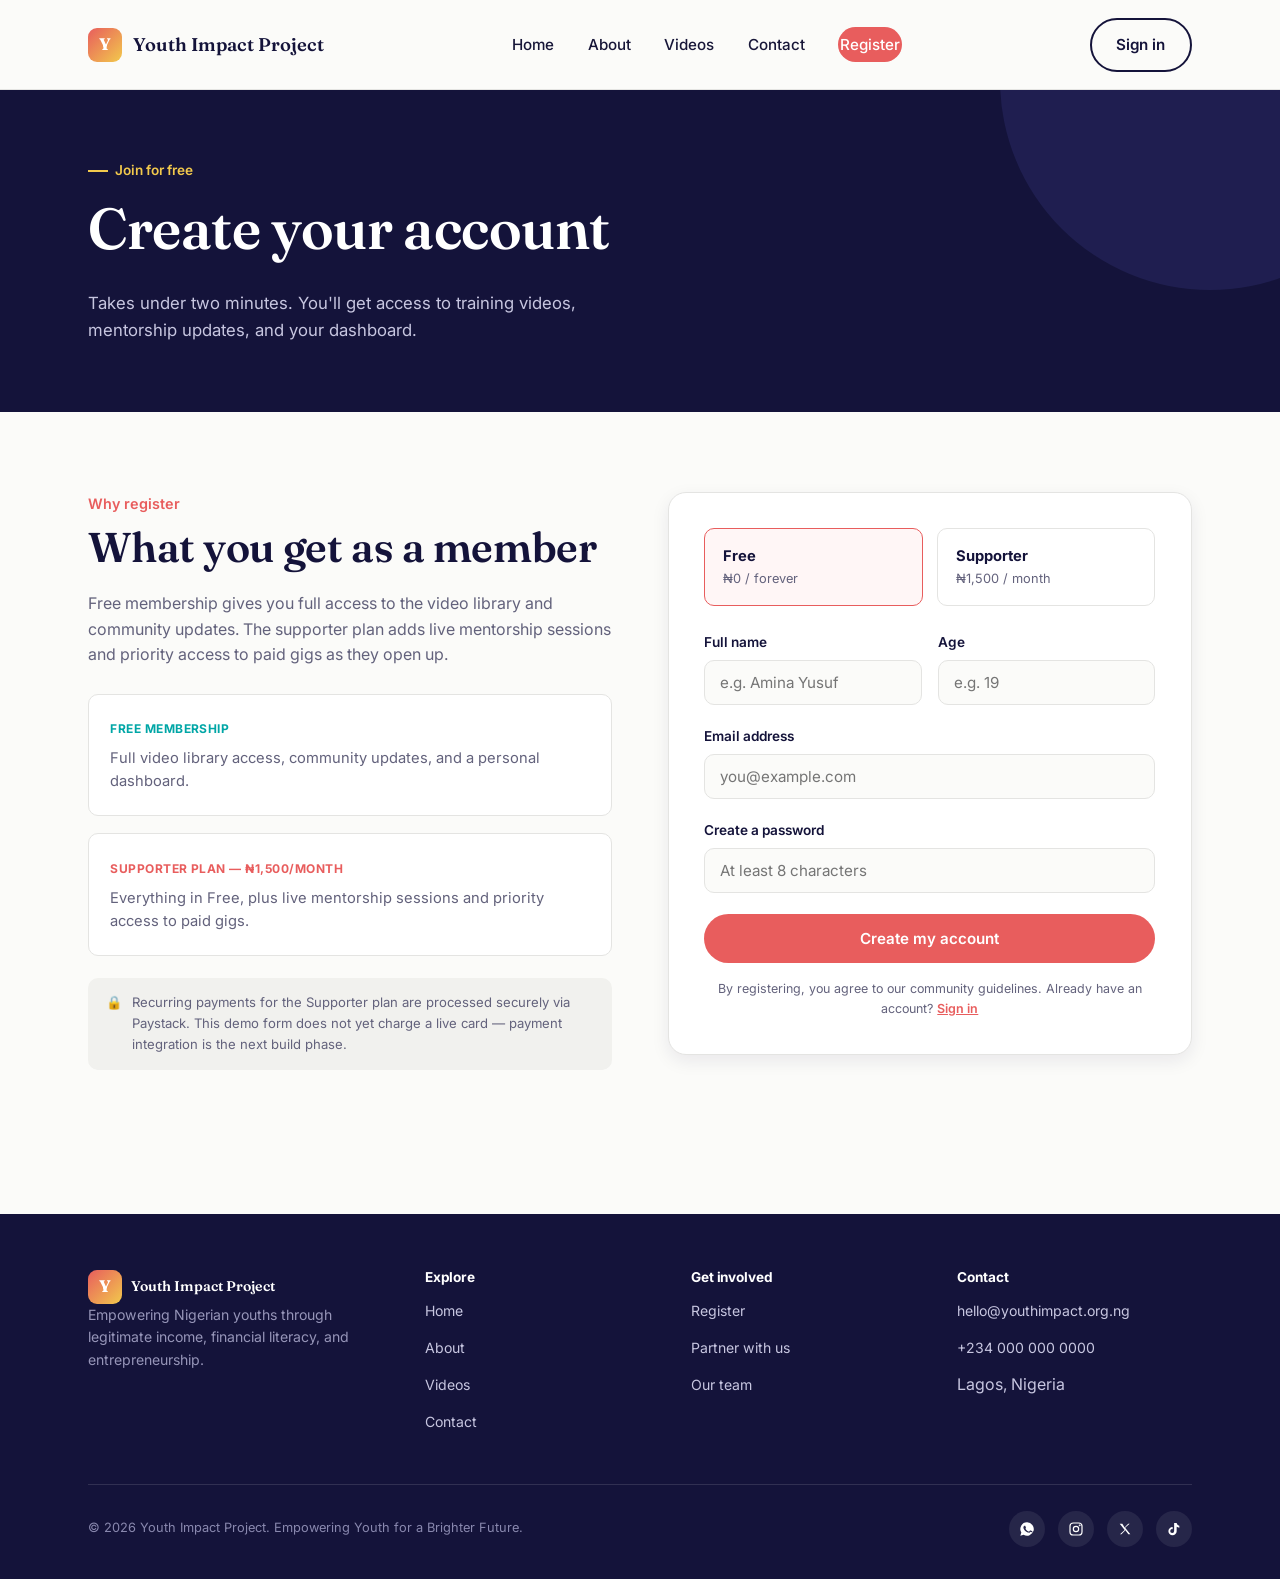
<file: asset/register.html>
<!DOCTYPE html>
<html lang="en">
<head>
<meta charset="UTF-8">
<meta name="viewport" content="width=device-width, initial-scale=1.0">
<title>Register — Youth Impact Project</title>
<meta name="description" content="Sign up for the Youth Impact Project — free membership with an optional supporter plan.">
<link rel="stylesheet" href="../styles/style.css">
</head>
<body>

<header class="site-header">
  <nav class="nav">
    <a href="../index.html" class="brand"><span class="brand-mark">Y</span> Youth Impact Project</a>
    <ul class="nav-links">
      <li><a href="../index.html">Home</a></li>
      <li><a href="about.html">About</a></li>
      <li><a href="videos.html">Videos</a></li>
      <li><a href="contact.html">Contact</a></li>
      <li><a href="register.html" class="btn btn-coral active">Register</a></li>
    </ul>
    <div class="nav-cta">
      <a href="register.html" class="btn btn-outline-dark">Sign in</a>
      <button class="nav-toggle" aria-label="Toggle menu" aria-expanded="false"><span></span></button>
    </div>
  </nav>
</header>

<section class="page-hero">
  <div class="container">
    <span class="eyebrow">Join for free</span>
    <h1>Create your account</h1>
    <p>Takes under two minutes. You'll get access to training videos, mentorship updates, and your dashboard.</p>
</section>

<section>
  <div class="container">
    <div class="two-col" style="align-items:flex-start;">

      <div>
        <span class="kicker">Why register</span>
        <h2>What you get as a member</h2>
        <p>Free membership gives you full access to the video library and community updates. The supporter plan adds live mentorship sessions and priority access to paid gigs as they open up.</p>

        <div class="ps-grid" style="grid-template-columns:1fr;">
          <div class="ps-card solution">
            <span class="tag">FREE MEMBERSHIP</span>
            <p>Full video library access, community updates, and a personal dashboard.</p>
          </div>
          <div class="ps-card problem">
            <span class="tag">SUPPORTER PLAN — ₦1,500/MONTH</span>
            <p>Everything in Free, plus live mentorship sessions and priority access to paid gigs.</p>
          </div>
        </div>

        <div class="form-note">
          <span>🔒</span>
          <span>Recurring payments for the Supporter plan are processed securely via Paystack. This demo form does not yet charge a live card — payment integration is the next build phase.</span>
        </div>
      </div>

      <div class="form-card">
        <form data-demo-form>
          <div class="plan-toggle" role="radiogroup" aria-label="Choose a plan">
            <label class="plan-option selected">
              <input type="radio" name="plan" value="free" checked style="display:none;">
              <div class="plan-name">Free</div>
              <div class="plan-price">₦0 / forever</div>
            </label>
            <label class="plan-option">
              <input type="radio" name="plan" value="supporter" style="display:none;">
              <div class="plan-name">Supporter</div>
              <div class="plan-price">₦1,500 / month</div>
            </label>
          </div>

          <div class="field-row">
            <div class="field">
              <label for="fname">Full name</label>
              <input type="text" id="fname" name="fname" placeholder="e.g. Amina Yusuf" required>
            </div>
            <div class="field">
              <label for="age">Age</label>
              <input type="number" id="age" name="age" min="13" max="35" placeholder="e.g. 19" required>
            </div>
          </div>

          <div class="field">
            <label for="email">Email address</label>
            <input type="email" id="email" name="email" placeholder="you@example.com" required>
          </div>

          <div class="field">
            <label for="password">Create a password</label>
            <input type="password" id="password" name="password" placeholder="At least 8 characters" minlength="8" required>
          </div>

          <button type="submit" class="btn btn-coral" style="width:100%; justify-content:center;">Create my account</button>
          <p style="font-size:0.78rem; color:var(--muted); text-align:center; margin:1rem 0 0;">
            By registering, you agree to our community guidelines. Already have an account?
            <a href="#" style="color:var(--coral); font-weight:600;">Sign in</a>
          </p>
        </form>

        <div class="form-success">
          <div class="icon-circle" style="background:var(--aqua); width:64px; height:64px; margin-bottom:1rem;">
            <svg viewBox="0 0 24 24" fill="none" stroke="white" stroke-width="2.4"><path d="M20 6L9 17l-5-5"/></svg>
          </div>
          <h3>You're in!</h3>
          <p>A confirmation email is on its way. This is a demo submission — no data was stored.</p>
        </div>
      </div>

    </div>
  </div>
</section>

<footer class="site-footer">
  <div class="container">
    <div class="footer-grid">
      <div class="footer-brand">
        <a href="../index.html" class="brand" style="color:#fff;"><span class="brand-mark">Y</span> Youth Impact Project</a>
        <p>Empowering Nigerian youths through legitimate income, financial literacy, and entrepreneurship.</p>
      </div>
      <div>
        <h4>Explore</h4>
        <ul>
          <li><a href="../index.html">Home</a></li>
          <li><a href="about.html">About</a></li>
          <li><a href="videos.html">Videos</a></li>
          <li><a href="contact.html">Contact</a></li>
        </ul>
      </div>
      <div>
        <h4>Get involved</h4>
        <ul>
          <li><a href="register.html">Register</a></li>
          <li><a href="contact.html">Partner with us</a></li>
          <li><a href="about.html#team">Our team</a></li>
        </ul>
      </div>
      <div>
        <h4>Contact</h4>
        <ul>
          <li><a href="mailto:hello@youthimpact.org.ng">hello@youthimpact.org.ng</a></li>
          <li><a href="tel:+2340000000000">+234 000 000 0000</a></li>
          <li>Lagos, Nigeria</li>
        </ul>
      </div>
    </div>
    <div class="footer-bottom">
      <span>&copy; 2026 Youth Impact Project. Empowering Youth for a Brighter Future.</span>
      <div class="social-links">
        <a href="#" aria-label="WhatsApp"><svg viewBox="0 0 24 24" fill="currentColor"><path d="M12 2a10 10 0 00-8.5 15.2L2 22l4.9-1.5A10 10 0 1012 2zm5.4 14.2c-.2.6-1.3 1.2-1.8 1.3-.5.1-1 .1-1.7-.1-.4-.1-.9-.3-1.6-.6-2.7-1.2-4.5-4-4.6-4.2-.1-.2-1.1-1.5-1.1-2.8 0-1.3.7-2 1-2.2.3-.3.6-.3.8-.3h.6c.2 0 .4 0 .6.5.2.6.7 1.9.8 2 .1.2.1.4 0 .6-.1.2-.2.4-.4.6-.2.2-.4.4-.2.8.2.4.9 1.5 2 2.4 1.3 1.2 2.4 1.5 2.8 1.7.4.2.6.1.8-.1.2-.2.9-1 1.1-1.4.2-.4.5-.3.8-.2.3.1 2 .9 2.3 1.1.3.2.5.3.6.4.1.2.1.9-.2 1.5z"/></svg></a>
        <a href="#" aria-label="Instagram"><svg viewBox="0 0 24 24" fill="none" stroke="currentColor" stroke-width="1.8"><rect x="3" y="3" width="18" height="18" rx="5"/><circle cx="12" cy="12" r="4"/><circle cx="17.5" cy="6.5" r="0.5" fill="currentColor"/></svg></a>
        <a href="#" aria-label="X"><svg viewBox="0 0 24 24" fill="currentColor"><path d="M4 4l7.5 9.5L4.5 20h2.2l5.9-6.3L17 20h3l-7.8-9.9L19 4h-2.2l-5.4 5.8L8 4H4z"/></svg></a>
        <a href="#" aria-label="TikTok"><svg viewBox="0 0 24 24" fill="currentColor"><path d="M16 3c.4 2 1.8 3.6 4 4v3c-1.5 0-2.9-.4-4-1.2v6.4A6.2 6.2 0 1110 9v3.2a2.9 2.9 0 102.2 2.8V3H16z"/></svg></a>
      </div>
    </div>
  </div>
</footer>

<script src="../scripts/main.js"></script>
</body>
</html>
</file>
<file: styles/style.css>
/* =========================================================
   YOUTH IMPACT PROJECT — Design System
   Palette: Deep navy base, coral + gold energy, aqua accent
   Type: Fraunces (display serif) + Inter (body/UI sans)
   Motif: the upward line — growth, progress, momentum
   ========================================================= */

@import url('https://fonts.googleapis.com/css2?family=Fraunces:opsz,wght@9..144,400;9..144,500;9..144,600;9..144,700&family=Inter:wght@400;500;600;700;800&display=swap');

:root {
  --navy: #14133A;
  --navy-2: #201F55;
  --navy-3: #2B2A66;
  --coral: #E85D5D;
  --coral-dark: #D14848;
  --aqua: #00A6A6;
  --gold: #F2C94C;
  --paper: #FBFBF9;
  --paper-dim: #F1F1EE;
  --ink: #171638;
  --muted: #63627C;
  --line: #E4E4E2;
  --white: #FFFFFF;

  --radius: 18px;
  --radius-sm: 10px;
  --shadow: 0 16px 40px rgba(20, 19, 58, 0.10);
  --shadow-sm: 0 6px 18px rgba(20, 19, 58, 0.08);

  --maxw: 1180px;
  --gap: clamp(1.25rem, 3vw, 2.5rem);
}

* { box-sizing: border-box; }
html { scroll-behavior: smooth; }

@media (prefers-reduced-motion: reduce) {
  html { scroll-behavior: auto; }
  * { animation-duration: 0.01ms !important; animation-iteration-count: 1 !important; transition-duration: 0.01ms !important; }
}

body {
  margin: 0;
  background: var(--paper);
  color: var(--ink);
  font-family: 'Inter', -apple-system, BlinkMacSystemFont, sans-serif;
  font-size: 16px;
  line-height: 1.6;
  -webkit-font-smoothing: antialiased;
}

h1, h2, h3, h4 {
  font-family: 'Fraunces', Georgia, serif;
  font-weight: 600;
  line-height: 1.12;
  margin: 0 0 0.5em;
  color: var(--navy);
  letter-spacing: -0.01em;
}

h1 { font-size: clamp(2.4rem, 5vw, 3.6rem); font-weight: 600; }
h2 { font-size: clamp(1.9rem, 3.4vw, 2.6rem); }
h3 { font-size: 1.3rem; font-weight: 600; }

p { margin: 0 0 1em; color: var(--muted); max-width: 62ch; }
a { color: inherit; }

img, svg { display: block; max-width: 100%; }

.container {
  max-width: var(--maxw);
  margin: 0 auto;
  padding: 0 var(--gap);
}

/* ---------- buttons ---------- */
.btn {
  display: inline-flex;
  align-items: center;
  gap: 0.5em;
  padding: 0.85em 1.6em;
  border-radius: 999px;
  font-family: 'Inter', sans-serif;
  font-weight: 600;
  font-size: 0.95rem;
  text-decoration: none;
  border: 2px solid transparent;
  cursor: pointer;
  transition: transform 0.15s ease, box-shadow 0.15s ease, background-color 0.15s ease, color 0.15s ease;
  white-space: nowrap;
}
.btn:focus-visible {
  outline: 3px solid var(--gold);
  outline-offset: 2px;
}
.btn:hover { transform: translateY(-1px); }

.btn-coral { background: var(--coral); color: var(--white); }
.btn-coral:hover { background: var(--coral-dark); }

.btn-outline-light { background: transparent; color: var(--white); border-color: rgba(255,255,255,0.4); }
.btn-outline-light:hover { border-color: var(--white); background: rgba(255,255,255,0.08); }

.btn-outline-dark { background: transparent; color: var(--navy); border-color: var(--navy); }
.btn-outline-dark:hover { background: var(--navy); color: var(--white); }

.btn-gold { background: var(--gold); color: var(--navy); }
.btn-gold:hover { background: #E4BC3C; }

/* ---------- header / nav ---------- */
.site-header {
  position: sticky;
  top: 0;
  z-index: 100;
  background: rgba(251, 251, 249, 0.92);
  backdrop-filter: blur(10px);
  border-bottom: 1px solid var(--line);
}
.nav {
  display: flex;
  align-items: center;
  justify-content: space-between;
  padding: 1.1rem var(--gap);
  max-width: var(--maxw);
  margin: 0 auto;
}
.brand {
  display: flex;
  align-items: center;
  gap: 0.6em;
  text-decoration: none;
  font-family: 'Fraunces', serif;
  font-weight: 600;
  font-size: 1.15rem;
  color: var(--navy);
}
.brand-mark {
  width: 34px; height: 34px;
  border-radius: 9px;
  background: linear-gradient(135deg, var(--coral), var(--gold));
  display: flex; align-items: center; justify-content: center;
  color: var(--white);
  font-family: 'Fraunces', serif;
  font-weight: 700;
  font-size: 1.05rem;
  flex-shrink: 0;
}
.nav-links {
  display: flex;
  align-items: center;
  gap: 2.1rem;
  list-style: none;
  margin: 0; padding: 0;
}
.nav-links a {
  text-decoration: none;
  color: var(--ink);
  font-weight: 500;
  font-size: 0.95rem;
  position: relative;
  padding: 0.2em 0;
}
.nav-links a.active { color: var(--coral); }
.nav-links a.btn.active { color: var(--white); }
.nav-links a:not(.btn)::after {
  content: "";
  position: absolute; left: 0; bottom: -4px;
  width: 0; height: 2px; background: var(--coral);
  transition: width 0.2s ease;
}
.nav-links a:not(.btn):hover::after { width: 100%; }

.nav-cta { display: flex; align-items: center; gap: 0.9rem; }

.nav-toggle {
  display: none;
  background: none; border: none; cursor: pointer;
  width: 40px; height: 40px;
  align-items: center; justify-content: center;
}
.nav-toggle span, .nav-toggle::before, .nav-toggle::after {
  content: ""; display: block; width: 22px; height: 2px; background: var(--navy);
  transition: transform 0.2s ease, opacity 0.2s ease;
}
.nav-toggle span { margin: 5px 0; }

@media (max-width: 860px) {
  .nav-links { 
    position: fixed; inset: 68px 0 0 0; 
    background: var(--paper);
    flex-direction: column; align-items: flex-start;
    padding: 2rem var(--gap);
    gap: 1.6rem;
    transform: translateX(100%);
    transition: transform 0.25s ease;
    height: calc(100vh - 68px);
  }
  .nav-links.open { transform: translateX(0); }
  .nav-toggle { display: flex; }
  .nav-cta .btn-outline-dark { display: none; }
}

/* ---------- hero (dark) ---------- */
.hero {
  background: var(--navy);
  color: var(--white);
  position: relative;
  overflow: hidden;
}
.hero::before {
  content: "";
  position: absolute;
  width: 640px; height: 640px;
  border-radius: 50%;
  background: var(--navy-3);
  top: -280px; right: -220px;
  opacity: 0.55;
}
.hero-inner {
  position: relative;
  display: grid;
  grid-template-columns: 1.15fr 0.85fr;
  gap: 3rem;
  align-items: center;
  padding: 5.5rem var(--gap) 4.5rem;
  max-width: var(--maxw);
  margin: 0 auto;
}
.eyebrow {
  display: inline-flex;
  align-items: center;
  gap: 0.5em;
  color: var(--gold);
  font-weight: 600;
  font-size: 0.85rem;
  margin-bottom: 1.1em;
}
.eyebrow::before {
  content: "";
  width: 20px; height: 2px; background: var(--gold);
}
.hero h1 { color: var(--white); max-width: 12ch; }
.hero .lede { color: #C7C6E0; font-size: 1.1rem; max-width: 42ch; margin-bottom: 1.8em; }
.hero-actions { display: flex; gap: 1rem; flex-wrap: wrap; }

/* growth-line motif panel */
.trend-card {
  background: var(--navy-2);
  border-radius: var(--radius);
  padding: 1.8rem;
  position: relative;
  z-index: 1;
  box-shadow: var(--shadow);
}
.trend-card .trend-label { color: #A9A8CC; font-size: 0.85rem; margin-bottom: 1.2rem; }
.trend-card svg { width: 100%; height: auto; }
.trend-stats { display: flex; justify-content: space-between; margin-top: 1.4rem; }
.trend-stats div { text-align: left; }
.trend-stats .num { font-family: 'Fraunces', serif; font-size: 1.6rem; font-weight: 600; color: var(--white); }
.trend-stats .lbl { font-size: 0.75rem; color: #A9A8CC; }

@media (max-width: 900px) {
  .hero-inner { grid-template-columns: 1fr; padding-top: 3rem; }
  .hero h1 { max-width: none; }
}

/* ---------- stat strip ---------- */
.stat-strip {
  background: var(--paper-dim);
  border-bottom: 1px solid var(--line);
}
.stat-strip .container {
  display: grid;
  grid-template-columns: repeat(3, 1fr);
  gap: 2rem;
  padding-top: 2.6rem;
  padding-bottom: 2.6rem;
}
.stat-strip .stat { border-left: 3px solid var(--coral); padding-left: 1.1rem; }
.stat-strip .stat:nth-child(2) { border-color: var(--aqua); }
.stat-strip .stat:nth-child(3) { border-color: var(--gold); }
.stat-strip .num { font-family: 'Fraunces', serif; font-size: 2.1rem; font-weight: 600; color: var(--navy); }
.stat-strip .lbl { color: var(--muted); font-size: 0.92rem; }
@media (max-width: 700px) { .stat-strip .container { grid-template-columns: 1fr; gap: 1.4rem; } }

/* ---------- sections ---------- */
section { padding: 5rem 0; }
.section-tight { padding: 3.2rem 0; }

.two-col {
  display: grid;
  grid-template-columns: 1fr 1fr;
  gap: 3.5rem;
  align-items: center;
}
@media (max-width: 860px) { .two-col { grid-template-columns: 1fr; gap: 2.5rem; } }

.kicker {
  color: var(--coral);
  font-weight: 600;
  font-size: 0.9rem;
  margin-bottom: 0.6em;
  display: block;
}

/* problem/solution mini cards */
.ps-grid {
  display: grid;
  grid-template-columns: 1fr 1fr;
  gap: 1.1rem;
  margin-top: 1.6rem;
}
.ps-card {
  background: var(--white);
  border: 1px solid var(--line);
  border-radius: var(--radius-sm);
  padding: 1.3rem;
}
.ps-card .tag { font-size: 0.75rem; font-weight: 700; letter-spacing: 0.04em; }
.ps-card.problem .tag { color: var(--coral); }
.ps-card.solution .tag { color: var(--aqua); }
.ps-card p { margin: 0.4em 0 0; font-size: 0.92rem; }

/* icon circle */
.icon-circle {
  width: 52px; height: 52px;
  border-radius: 50%;
  display: flex; align-items: center; justify-content: center;
  flex-shrink: 0;
  color: var(--white);
}
.icon-circle svg { width: 24px; height: 24px; }

/* card grid (pillars / values) */
.card-grid {
  display: grid;
  grid-template-columns: repeat(4, 1fr);
  gap: 1.25rem;
  margin-top: 2.4rem;
}
@media (max-width: 980px) { .card-grid { grid-template-columns: repeat(2, 1fr); } }
@media (max-width: 560px) { .card-grid { grid-template-columns: 1fr; } }

.pillar-card {
  background: var(--white);
  border-radius: var(--radius);
  padding: 1.8rem 1.5rem;
  border: 1px solid var(--line);
  transition: box-shadow 0.2s ease, transform 0.2s ease;
}
.pillar-card:hover { box-shadow: var(--shadow-sm); transform: translateY(-2px); }
.pillar-card .icon-circle { margin-bottom: 1.1rem; }
.pillar-card h3 { margin-bottom: 0.35em; font-size: 1.08rem; }
.pillar-card p { font-size: 0.9rem; margin: 0; }

/* video grid */
.video-grid {
  display: grid;
  grid-template-columns: repeat(3, 1fr);
  gap: 1.5rem;
  margin-top: 2rem;
}
@media (max-width: 900px) { .video-grid { grid-template-columns: repeat(2, 1fr); } }
@media (max-width: 620px) { .video-grid { grid-template-columns: 1fr; } }

.video-card {
  border-radius: var(--radius);
  overflow: hidden;
  background: var(--white);
  border: 1px solid var(--line);
}
.video-thumb {
  aspect-ratio: 16/9;
  background: linear-gradient(135deg, var(--navy-3), var(--navy));
  position: relative;
  display: flex; align-items: center; justify-content: center;
}
.video-thumb .play-btn {
  width: 56px; height: 56px; border-radius: 50%;
  background: rgba(255,255,255,0.16);
  border: 1.5px solid rgba(255,255,255,0.5);
  display: flex; align-items: center; justify-content: center;
}
.video-thumb .play-btn svg { width: 20px; height: 20px; margin-left: 3px; }
.video-meta { padding: 1.1rem 1.2rem 1.3rem; }
.video-cat {
  display: inline-block;
  font-size: 0.72rem;
  font-weight: 700;
  letter-spacing: 0.03em;
  padding: 0.25em 0.7em;
  border-radius: 999px;
  margin-bottom: 0.6em;
}
.cat-literacy { background: #FDECEC; color: var(--coral-dark); }
.cat-entrepreneurship { background: #E3F5F5; color: #067878; }
.cat-empowerment { background: #FEF6E0; color: #A9821B; }
.video-meta h3 { font-size: 1rem; margin-bottom: 0.2em; }
.video-meta p { font-size: 0.85rem; margin: 0; }

/* tabs */
.tab-row {
  display: flex; gap: 0.6rem; flex-wrap: wrap;
  margin-top: 1.6rem;
}
.tab-btn {
  border: 1.5px solid var(--line);
  background: var(--white);
  padding: 0.55em 1.2em;
  border-radius: 999px;
  font-size: 0.88rem;
  font-weight: 600;
  color: var(--muted);
  cursor: pointer;
  transition: all 0.15s ease;
}
.tab-btn.active { background: var(--navy); border-color: var(--navy); color: var(--white); }

/* CTA banner */
.cta-banner {
  background: var(--navy);
  border-radius: 24px;
  padding: 3.2rem;
  display: grid;
  grid-template-columns: 1.3fr 0.7fr;
  align-items: center;
  gap: 2rem;
  position: relative;
  overflow: hidden;
}
.cta-banner::after {
  content: "";
  position: absolute;
  width: 360px; height: 360px;
  border-radius: 50%;
  background: var(--navy-3);
  bottom: -220px; right: -120px;
  opacity: 0.6;
}
.cta-banner h2, .cta-banner p { color: var(--white); position: relative; }
.cta-banner p { color: #C7C6E0; }
.cta-banner .actions { display: flex; gap: 1rem; flex-wrap: wrap; position: relative; }
@media (max-width: 780px) { .cta-banner { grid-template-columns: 1fr; padding: 2.2rem; } }

/* values strip */
.values-row {
  display: grid;
  grid-template-columns: repeat(4, 1fr);
  gap: 1.5rem 2rem;
  margin-top: 2rem;
}
@media (max-width: 900px) { .values-row { grid-template-columns: repeat(2, 1fr); } }
@media (max-width: 520px) { .values-row { grid-template-columns: 1fr; } }
.value-item h3 { font-size: 1rem; margin-bottom: 0.25em; }
.value-item p { font-size: 0.87rem; margin: 0; }
.value-item .num { font-family: 'Fraunces', serif; color: var(--coral); font-size: 0.95rem; font-weight: 600; display: block; margin-bottom: 0.3em; }

/* team */
.team-grid {
  display: grid;
  grid-template-columns: repeat(4, 1fr);
  gap: 1.5rem;
  margin-top: 2.2rem;
}
@media (max-width: 900px) { .team-grid { grid-template-columns: repeat(2, 1fr); } }
.team-card { text-align: left; }
.avatar {
  width: 100%; aspect-ratio: 1;
  border-radius: var(--radius);
  display: flex; align-items: center; justify-content: center;
  font-family: 'Fraunces', serif;
  font-size: 2rem; font-weight: 600;
  color: var(--white);
  margin-bottom: 0.9rem;
}
.team-card h3 { font-size: 1rem; margin-bottom: 0.1em; }
.team-card .role { color: var(--coral); font-size: 0.82rem; font-weight: 600; margin-bottom: 0.5em; }
.team-card p { font-size: 0.85rem; }

/* forms */
.form-card {
  background: var(--white);
  border: 1px solid var(--line);
  border-radius: var(--radius);
  padding: 2.2rem;
  box-shadow: var(--shadow-sm);
}
.field { margin-bottom: 1.3rem; }
.field label {
  display: block;
  font-size: 0.85rem;
  font-weight: 600;
  color: var(--navy);
  margin-bottom: 0.45em;
}
.field input, .field select, .field textarea {
  width: 100%;
  padding: 0.8em 1em;
  border: 1.5px solid var(--line);
  border-radius: var(--radius-sm);
  font-family: 'Inter', sans-serif;
  font-size: 0.95rem;
  color: var(--ink);
  background: var(--paper);
  transition: border-color 0.15s ease;
}
.field input:focus, .field select:focus, .field textarea:focus {
  outline: none;
  border-color: var(--coral);
  background: var(--white);
}
.field-row { display: grid; grid-template-columns: 1fr 1fr; gap: 1rem; }
@media (max-width: 560px) { .field-row { grid-template-columns: 1fr; } }

.plan-toggle {
  display: grid;
  grid-template-columns: 1fr 1fr;
  gap: 0.9rem;
  margin-bottom: 1.6rem;
}
.plan-option {
  border: 1.5px solid var(--line);
  border-radius: var(--radius-sm);
  padding: 1rem 1.1rem;
  cursor: pointer;
  transition: border-color 0.15s ease, background 0.15s ease;
}
.plan-option.selected { border-color: var(--coral); background: #FFF6F6; }
.plan-option .plan-name { font-weight: 700; font-size: 0.92rem; color: var(--navy); }
.plan-option .plan-price { font-size: 0.8rem; color: var(--muted); }

.form-note {
  display: flex; gap: 0.6rem; align-items: flex-start;
  background: var(--paper-dim);
  border-radius: var(--radius-sm);
  padding: 0.9rem 1.1rem;
  font-size: 0.82rem;
  color: var(--muted);
  margin-top: 1.4rem;
}

/* success state */
.form-success { display: none; text-align: center; padding: 2rem 0; }
.form-success.show { display: block; }
.form-success .icon-circle { margin: 0 auto 1rem; }

/* about page specifics */
.story-block { margin-bottom: 1.8rem; }
.story-block .kicker { margin-bottom: 0.3em; }

.infographic {
  display: grid;
  grid-template-columns: 1fr 1fr;
  gap: 1rem;
}
.info-box {
  border-radius: var(--radius-sm);
  padding: 1.4rem;
}
.info-box.problem { background: #FFF1F1; }
.info-box.solution { background: #E9F8F8; }
.info-box h4 { font-size: 0.95rem; margin-bottom: 0.4em; }
.info-box.problem h4 { color: var(--coral-dark); }
.info-box.solution h4 { color: #067878; }
.info-box p { font-size: 0.85rem; margin: 0; }

/* footer */
.site-footer {
  background: var(--navy);
  color: #C7C6E0;
  padding: 3.5rem 0 2rem;
  margin-top: 4rem;
}
.footer-grid {
  display: grid;
  grid-template-columns: 1.3fr 1fr 1fr 1fr;
  gap: 2rem;
  padding-bottom: 2.4rem;
  border-bottom: 1px solid rgba(255,255,255,0.12);
}
@media (max-width: 780px) { .footer-grid { grid-template-columns: 1fr 1fr; } }
.footer-grid h4 { color: var(--white); font-size: 0.85rem; margin-bottom: 1em; font-family: 'Inter', sans-serif; font-weight: 700; }
.footer-grid ul { list-style: none; margin: 0; padding: 0; }
.footer-grid li { margin-bottom: 0.7em; }
.footer-grid a { color: #C7C6E0; text-decoration: none; font-size: 0.88rem; }
.footer-grid a:hover { color: var(--white); }
.footer-brand p { color: #9695B8; font-size: 0.88rem; max-width: 32ch; }
.footer-bottom {
  display: flex; justify-content: space-between; align-items: center;
  padding-top: 1.6rem; flex-wrap: wrap; gap: 1rem;
  font-size: 0.8rem; color: #8988AE;
}
.social-links { display: flex; gap: 0.8rem; }
.social-links a {
  width: 36px; height: 36px; border-radius: 50%;
  background: rgba(255,255,255,0.08);
  display: flex; align-items: center; justify-content: center;
  text-decoration: none;
}
.social-links a:hover { background: rgba(255,255,255,0.16); }
.social-links svg { width: 16px; height: 16px; color: var(--white); }

/* page hero (non-home, lighter) */
.page-hero {
  background: var(--navy);
  color: var(--white);
  padding: 4rem 0 3.2rem;
  position: relative;
  overflow: hidden;
}
.page-hero::before {
  content: "";
  position: absolute; width: 420px; height: 420px; border-radius: 50%;
  background: var(--navy-3); top: -220px; right: -140px; opacity: 0.5;
}
.page-hero .container { position: relative; }
.page-hero h1 { color: var(--white); max-width: 20ch; }
.page-hero p { color: #C7C6E0; max-width: 52ch; font-size: 1.05rem; }

/* contact page */
.contact-grid {
  display: grid;
  grid-template-columns: 1fr 1fr;
  gap: 3rem;
}
@media (max-width: 860px) { .contact-grid { grid-template-columns: 1fr; } }
.contact-info-card {
  background: var(--paper-dim);
  border-radius: var(--radius);
  padding: 2rem;
  margin-bottom: 1.2rem;
}
.contact-info-card h4 { font-size: 0.95rem; margin-bottom: 0.3em; }
.contact-info-card p { font-size: 0.9rem; margin: 0; }
.location-card {
  border-radius: var(--radius);
  background: linear-gradient(135deg, var(--navy), var(--navy-3));
  color: var(--white);
  padding: 2rem;
  display: flex; align-items: center; gap: 1rem;
}
.location-card svg { width: 28px; height: 28px; flex-shrink: 0; color: var(--gold); }
.location-card h4 { color: var(--white); margin-bottom: 0.2em; font-size: 0.95rem; }
.location-card p { color: #C7C6E0; margin: 0; font-size: 0.85rem; }

/* utility */
.text-center { text-align: center; }
.mx-auto { margin-left: auto; margin-right: auto; }
.mt-lg { margin-top: 3rem; }
.narrow { max-width: 640px; }
.badge {
  display: inline-block;
  background: var(--paper-dim);
  color: var(--muted);
  font-size: 0.78rem;
  font-weight: 600;
  padding: 0.35em 0.9em;
  border-radius: 999px;
  margin-bottom: 1rem;
}
</file>
